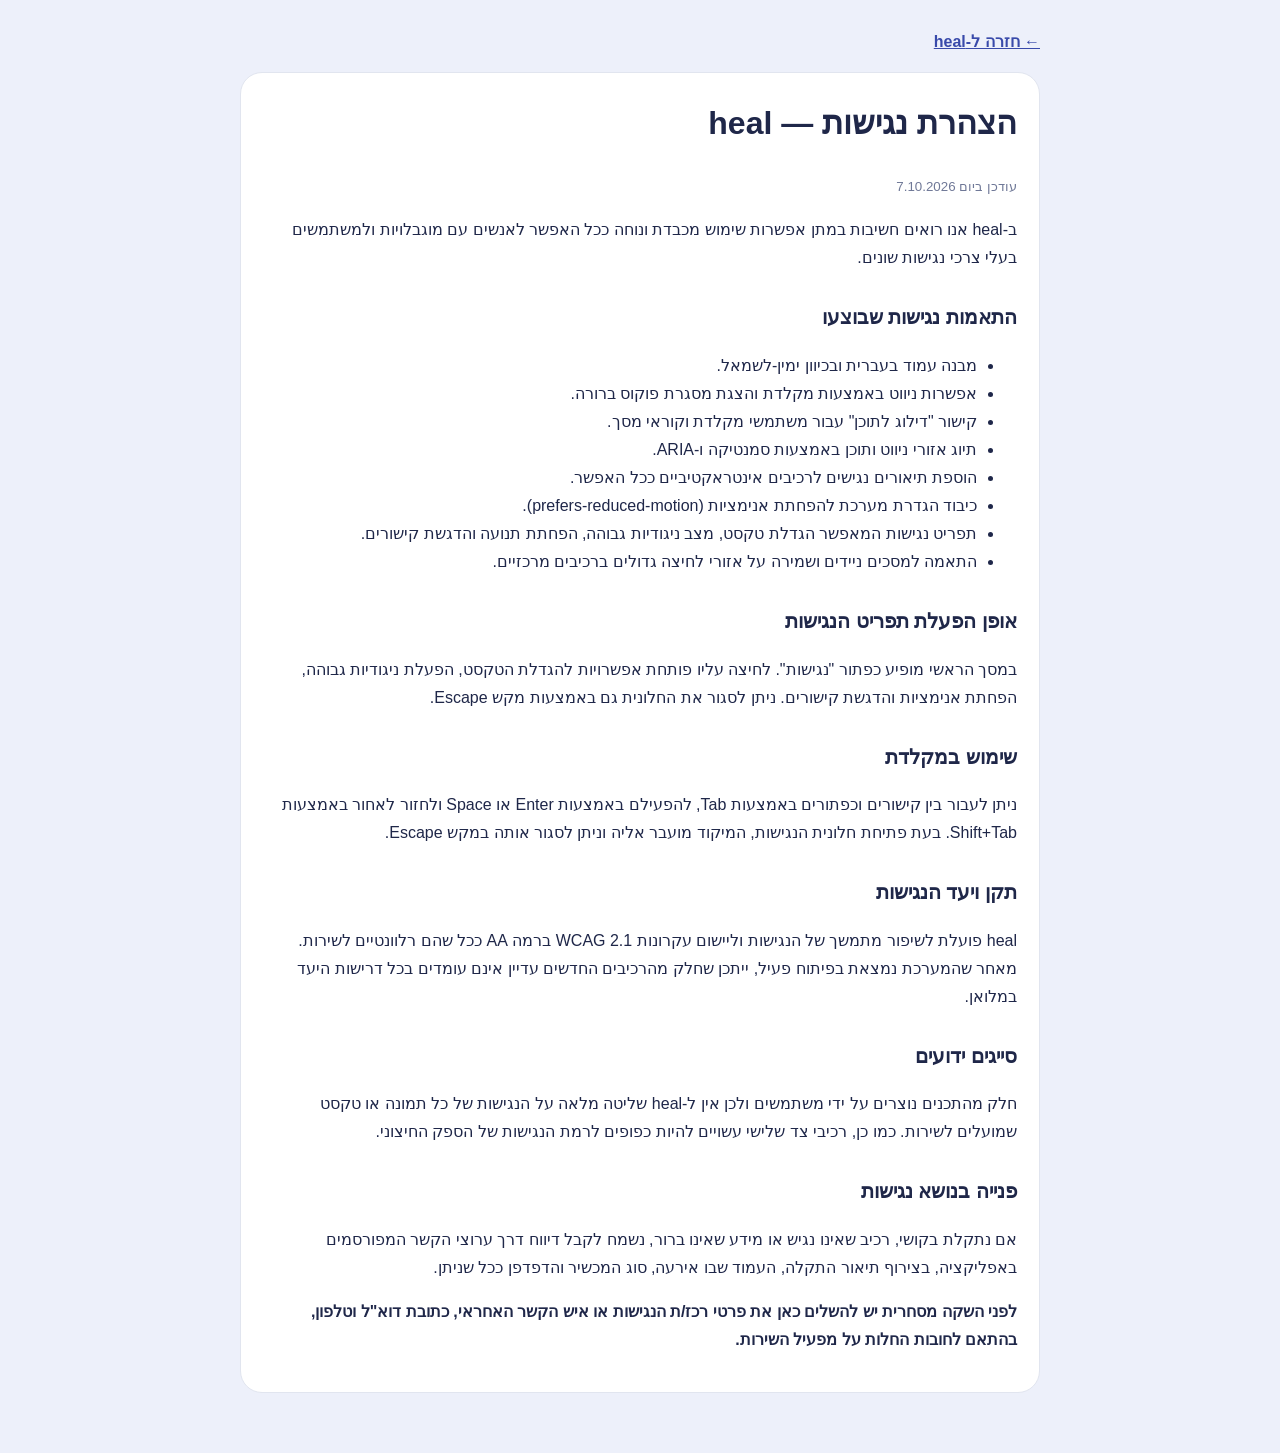
<file: accessibility.html>
<!doctype html>
<html lang="he" dir="rtl">
<head>
<meta charset="utf-8">
<meta name="viewport" content="width=device-width,initial-scale=1,viewport-fit=cover">
<title>הצהרת נגישות — heal</title>
<style>body{margin:0;background:#edf0fa;color:#1f2749;font-family:Arial,Helvetica,sans-serif;line-height:1.75}main{max-width:800px;margin:auto;padding:28px 18px 60px}.card{background:#fff;border:1px solid #e1e5ef;border-radius:22px;padding:22px}h1{margin-top:0}h2{margin-top:28px;font-size:20px}a{color:#394aaa;text-decoration:underline}a:focus-visible{outline:3px solid #8e86e0;outline-offset:3px}small{color:#6f7897}.back{display:inline-block;margin-bottom:16px;font-weight:700}</style>
</head>
<body><main id="main-content"><a class="back" href="index.html">← חזרה ל‑heal</a><div class="card">
<h1>הצהרת נגישות — heal</h1>
<small>עודכן ביום 7.10.2026</small>
<p>ב‑heal אנו רואים חשיבות במתן אפשרות שימוש מכבדת ונוחה ככל האפשר לאנשים עם מוגבלויות ולמשתמשים בעלי צרכי נגישות שונים.</p>
<h2>התאמות נגישות שבוצעו</h2>
<ul>
<li>מבנה עמוד בעברית ובכיוון ימין‑לשמאל.</li>
<li>אפשרות ניווט באמצעות מקלדת והצגת מסגרת פוקוס ברורה.</li>
<li>קישור "דילוג לתוכן" עבור משתמשי מקלדת וקוראי מסך.</li>
<li>תיוג אזורי ניווט ותוכן באמצעות סמנטיקה ו‑ARIA.</li>
<li>הוספת תיאורים נגישים לרכיבים אינטראקטיביים ככל האפשר.</li>
<li>כיבוד הגדרת מערכת להפחתת אנימציות (prefers-reduced-motion).</li>
<li>תפריט נגישות המאפשר הגדלת טקסט, מצב ניגודיות גבוהה, הפחתת תנועה והדגשת קישורים.</li>
<li>התאמה למסכים ניידים ושמירה על אזורי לחיצה גדולים ברכיבים מרכזיים.</li>
</ul>
<h2>אופן הפעלת תפריט הנגישות</h2>
<p>במסך הראשי מופיע כפתור "נגישות". לחיצה עליו פותחת אפשרויות להגדלת הטקסט, הפעלת ניגודיות גבוהה, הפחתת אנימציות והדגשת קישורים. ניתן לסגור את החלונית גם באמצעות מקש Escape.</p>
<h2>שימוש במקלדת</h2>
<p>ניתן לעבור בין קישורים וכפתורים באמצעות Tab, להפעילם באמצעות Enter או Space ולחזור לאחור באמצעות Shift+Tab. בעת פתיחת חלונית הנגישות, המיקוד מועבר אליה וניתן לסגור אותה במקש Escape.</p>
<h2>תקן ויעד הנגישות</h2>
<p>heal פועלת לשיפור מתמשך של הנגישות וליישום עקרונות WCAG 2.1 ברמה AA ככל שהם רלוונטיים לשירות. מאחר שהמערכת נמצאת בפיתוח פעיל, ייתכן שחלק מהרכיבים החדשים עדיין אינם עומדים בכל דרישות היעד במלואן.</p>
<h2>סייגים ידועים</h2>
<p>חלק מהתכנים נוצרים על ידי משתמשים ולכן אין ל‑heal שליטה מלאה על הנגישות של כל תמונה או טקסט שמועלים לשירות. כמו כן, רכיבי צד שלישי עשויים להיות כפופים לרמת הנגישות של הספק החיצוני.</p>
<h2>פנייה בנושא נגישות</h2>
<p>אם נתקלת בקושי, רכיב שאינו נגיש או מידע שאינו ברור, נשמח לקבל דיווח דרך ערוצי הקשר המפורסמים באפליקציה, בצירוף תיאור התקלה, העמוד שבו אירעה, סוג המכשיר והדפדפן ככל שניתן.</p>
<p><strong>לפני השקה מסחרית יש להשלים כאן את פרטי רכז/ת הנגישות או איש הקשר האחראי, כתובת דוא"ל וטלפון, בהתאם לחובות החלות על מפעיל השירות.</strong></p>
</div></main></body></html>
</file>
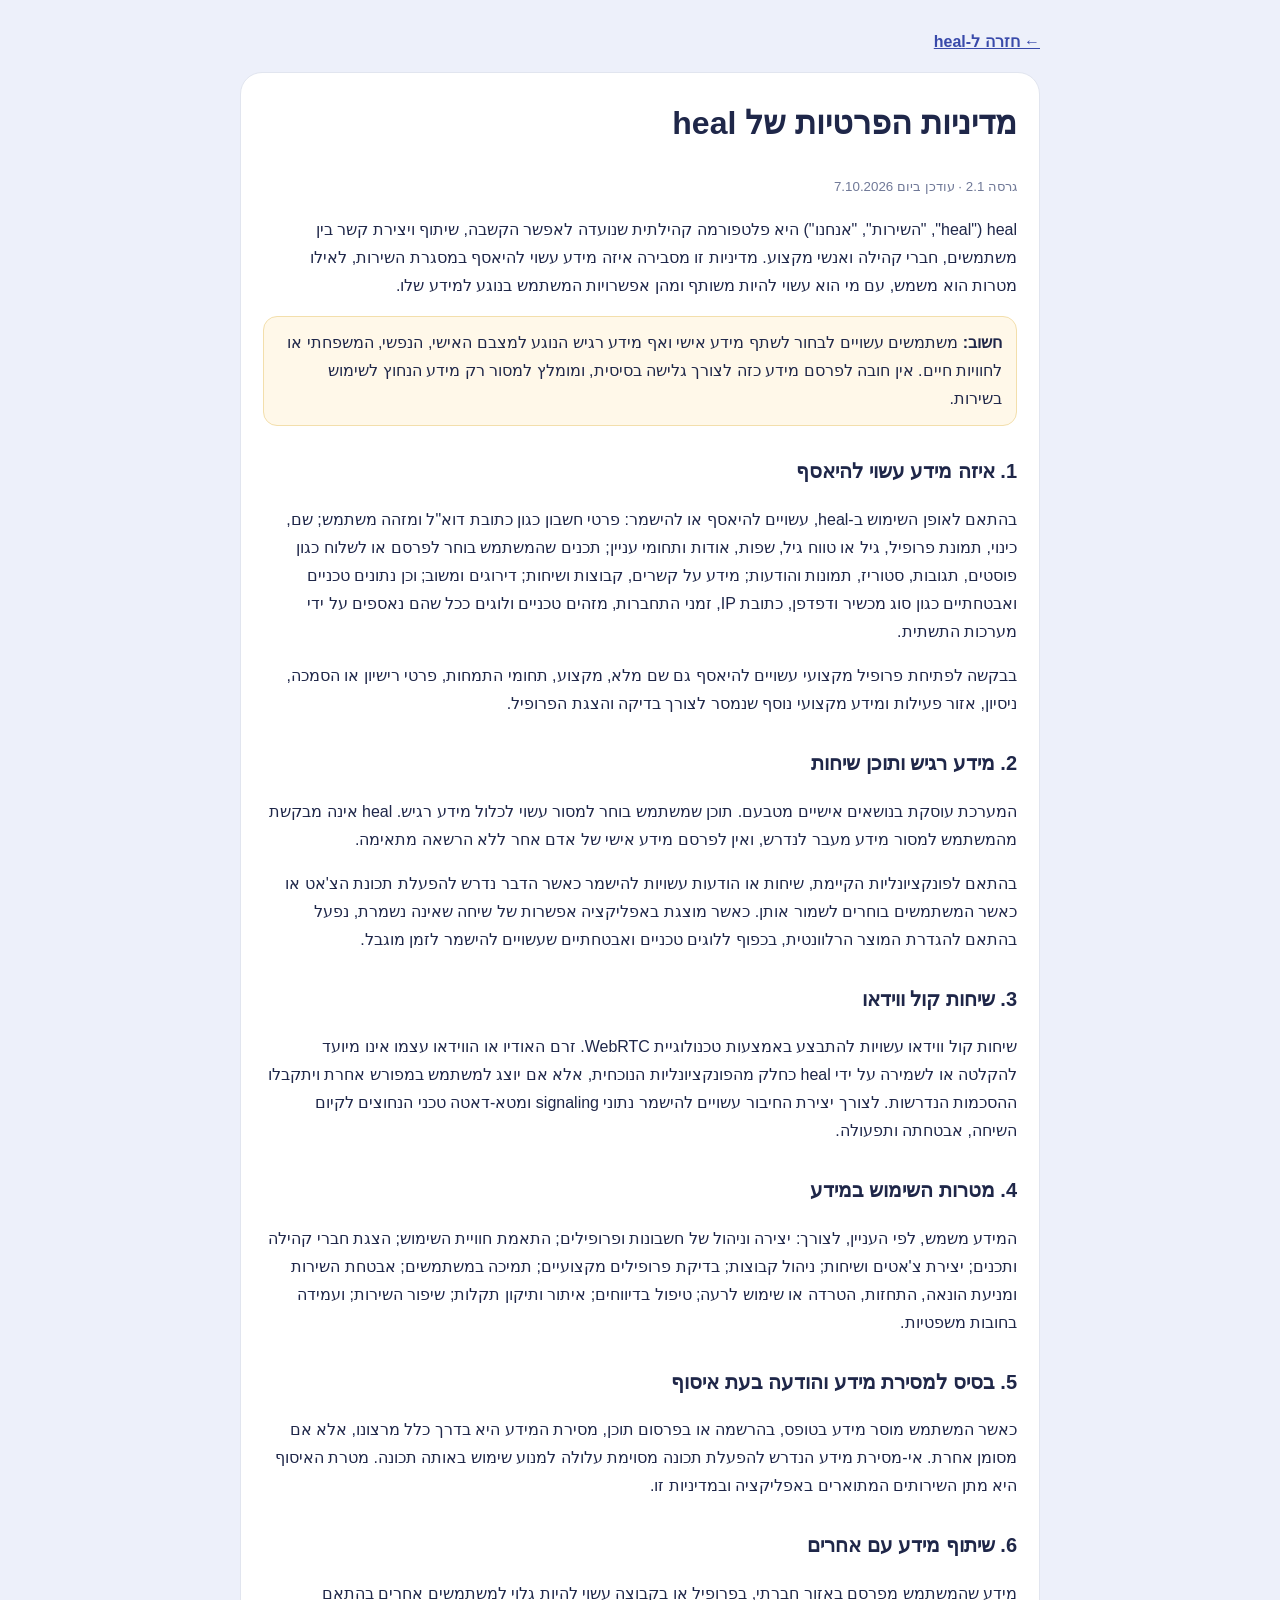
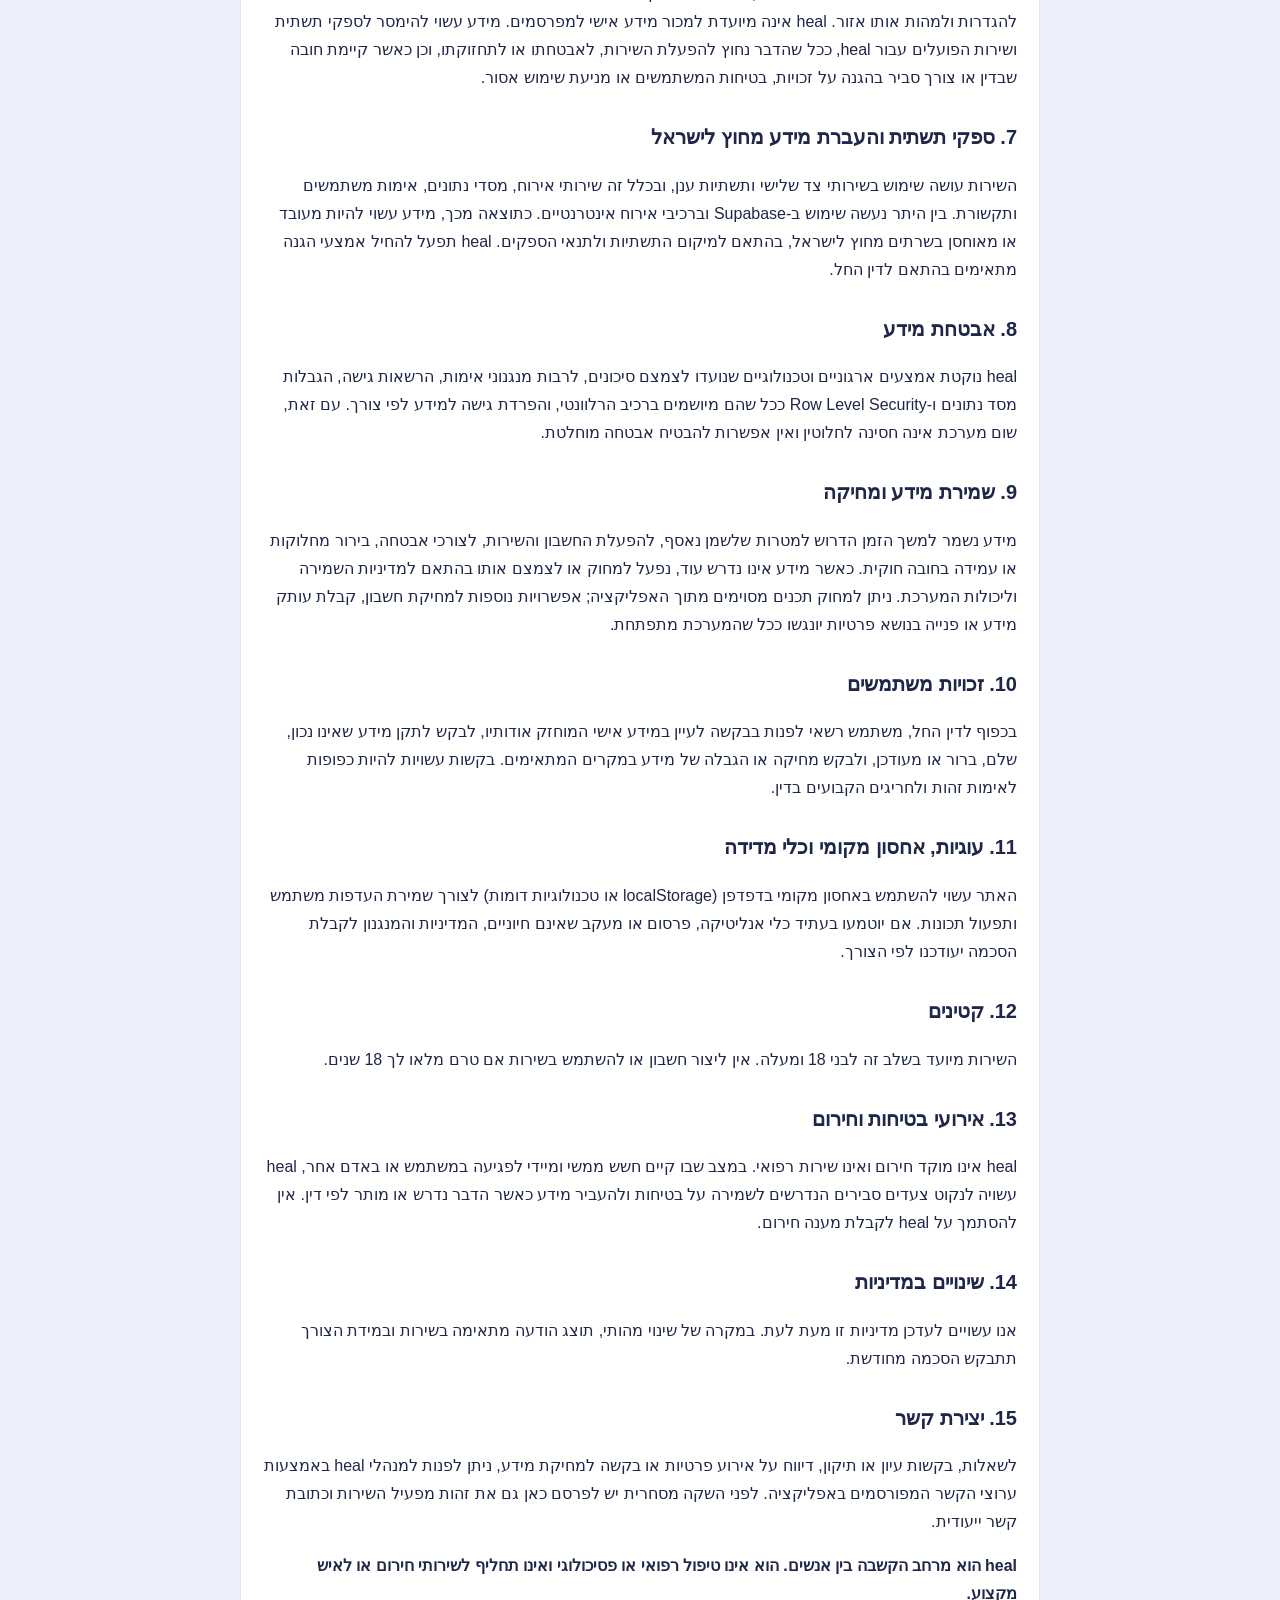
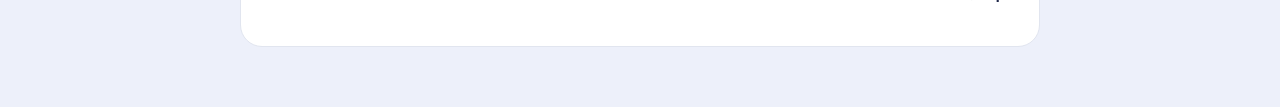
<file: privacy.html>
<!doctype html>
<html lang="he" dir="rtl">
<head>
<meta charset="utf-8">
<meta name="viewport" content="width=device-width,initial-scale=1,viewport-fit=cover">
<title>מדיניות פרטיות — heal</title>
<meta name="description" content="מדיניות הפרטיות של heal — מתמודדים יחד">
<style>body{margin:0;background:#edf0fa;color:#1f2749;font-family:Arial,Helvetica,sans-serif;line-height:1.75}main{max-width:800px;margin:auto;padding:28px 18px 60px}.card{background:#fff;border:1px solid #e1e5ef;border-radius:22px;padding:22px}h1{margin-top:0}h2{margin-top:28px;font-size:20px}a{color:#394aaa;text-decoration:underline}a:focus-visible,button:focus-visible{outline:3px solid #8e86e0;outline-offset:3px}small{color:#6f7897}.notice{background:#fff8e9;border:1px solid #f3dfac;border-radius:14px;padding:12px 14px}.back{display:inline-block;margin-bottom:16px;font-weight:700}</style>
</head>
<body><main id="main-content"><a class="back" href="index.html">← חזרה ל‑heal</a><div class="card">
<h1>מדיניות הפרטיות של heal</h1>
<small>גרסה 2.1 · עודכן ביום 7.10.2026</small>
<p>heal ("heal", "השירות", "אנחנו") היא פלטפורמה קהילתית שנועדה לאפשר הקשבה, שיתוף ויצירת קשר בין משתמשים, חברי קהילה ואנשי מקצוע. מדיניות זו מסבירה איזה מידע עשוי להיאסף במסגרת השירות, לאילו מטרות הוא משמש, עם מי הוא עשוי להיות משותף ומהן אפשרויות המשתמש בנוגע למידע שלו.</p>
<p class="notice"><strong>חשוב:</strong> משתמשים עשויים לבחור לשתף מידע אישי ואף מידע רגיש הנוגע למצבם האישי, הנפשי, המשפחתי או לחוויות חיים. אין חובה לפרסם מידע כזה לצורך גלישה בסיסית, ומומלץ למסור רק מידע הנחוץ לשימוש בשירות.</p>
<h2>1. איזה מידע עשוי להיאסף</h2>
<p>בהתאם לאופן השימוש ב‑heal, עשויים להיאסף או להישמר: פרטי חשבון כגון כתובת דוא"ל ומזהה משתמש; שם, כינוי, תמונת פרופיל, גיל או טווח גיל, שפות, אודות ותחומי עניין; תכנים שהמשתמש בוחר לפרסם או לשלוח כגון פוסטים, תגובות, סטוריז, תמונות והודעות; מידע על קשרים, קבוצות ושיחות; דירוגים ומשוב; וכן נתונים טכניים ואבטחתיים כגון סוג מכשיר ודפדפן, כתובת IP, זמני התחברות, מזהים טכניים ולוגים ככל שהם נאספים על ידי מערכות התשתית.</p>
<p>בבקשה לפתיחת פרופיל מקצועי עשויים להיאסף גם שם מלא, מקצוע, תחומי התמחות, פרטי רישיון או הסמכה, ניסיון, אזור פעילות ומידע מקצועי נוסף שנמסר לצורך בדיקה והצגת הפרופיל.</p>
<h2>2. מידע רגיש ותוכן שיחות</h2>
<p>המערכת עוסקת בנושאים אישיים מטבעם. תוכן שמשתמש בוחר למסור עשוי לכלול מידע רגיש. heal אינה מבקשת מהמשתמש למסור מידע מעבר לנדרש, ואין לפרסם מידע אישי של אדם אחר ללא הרשאה מתאימה.</p>
<p>בהתאם לפונקציונליות הקיימת, שיחות או הודעות עשויות להישמר כאשר הדבר נדרש להפעלת תכונת הצ'אט או כאשר המשתמשים בוחרים לשמור אותן. כאשר מוצגת באפליקציה אפשרות של שיחה שאינה נשמרת, נפעל בהתאם להגדרת המוצר הרלוונטית, בכפוף ללוגים טכניים ואבטחתיים שעשויים להישמר לזמן מוגבל.</p>
<h2>3. שיחות קול ווידאו</h2>
<p>שיחות קול ווידאו עשויות להתבצע באמצעות טכנולוגיית WebRTC. זרם האודיו או הווידאו עצמו אינו מיועד להקלטה או לשמירה על ידי heal כחלק מהפונקציונליות הנוכחית, אלא אם יוצג למשתמש במפורש אחרת ויתקבלו ההסכמות הנדרשות. לצורך יצירת החיבור עשויים להישמר נתוני signaling ומטא‑דאטה טכני הנחוצים לקיום השיחה, אבטחתה ותפעולה.</p>
<h2>4. מטרות השימוש במידע</h2>
<p>המידע משמש, לפי העניין, לצורך: יצירה וניהול של חשבונות ופרופילים; התאמת חוויית השימוש; הצגת חברי קהילה ותכנים; יצירת צ'אטים ושיחות; ניהול קבוצות; בדיקת פרופילים מקצועיים; תמיכה במשתמשים; אבטחת השירות ומניעת הונאה, התחזות, הטרדה או שימוש לרעה; טיפול בדיווחים; איתור ותיקון תקלות; שיפור השירות; ועמידה בחובות משפטיות.</p>
<h2>5. בסיס למסירת מידע והודעה בעת איסוף</h2>
<p>כאשר המשתמש מוסר מידע בטופס, בהרשמה או בפרסום תוכן, מסירת המידע היא בדרך כלל מרצונו, אלא אם מסומן אחרת. אי‑מסירת מידע הנדרש להפעלת תכונה מסוימת עלולה למנוע שימוש באותה תכונה. מטרת האיסוף היא מתן השירותים המתוארים באפליקציה ובמדיניות זו.</p>
<h2>6. שיתוף מידע עם אחרים</h2>
<p>מידע שהמשתמש מפרסם באזור חברתי, בפרופיל או בקבוצה עשוי להיות גלוי למשתמשים אחרים בהתאם להגדרות ולמהות אותו אזור. heal אינה מיועדת למכור מידע אישי למפרסמים. מידע עשוי להימסר לספקי תשתית ושירות הפועלים עבור heal, ככל שהדבר נחוץ להפעלת השירות, לאבטחתו או לתחזוקתו, וכן כאשר קיימת חובה שבדין או צורך סביר בהגנה על זכויות, בטיחות המשתמשים או מניעת שימוש אסור.</p>
<h2>7. ספקי תשתית והעברת מידע מחוץ לישראל</h2>
<p>השירות עושה שימוש בשירותי צד שלישי ותשתיות ענן, ובכלל זה שירותי אירוח, מסדי נתונים, אימות משתמשים ותקשורת. בין היתר נעשה שימוש ב‑Supabase וברכיבי אירוח אינטרנטיים. כתוצאה מכך, מידע עשוי להיות מעובד או מאוחסן בשרתים מחוץ לישראל, בהתאם למיקום התשתיות ולתנאי הספקים. heal תפעל להחיל אמצעי הגנה מתאימים בהתאם לדין החל.</p>
<h2>8. אבטחת מידע</h2>
<p>heal נוקטת אמצעים ארגוניים וטכנולוגיים שנועדו לצמצם סיכונים, לרבות מנגנוני אימות, הרשאות גישה, הגבלות מסד נתונים ו‑Row Level Security ככל שהם מיושמים ברכיב הרלוונטי, והפרדת גישה למידע לפי צורך. עם זאת, שום מערכת אינה חסינה לחלוטין ואין אפשרות להבטיח אבטחה מוחלטת.</p>
<h2>9. שמירת מידע ומחיקה</h2>
<p>מידע נשמר למשך הזמן הדרוש למטרות שלשמן נאסף, להפעלת החשבון והשירות, לצורכי אבטחה, בירור מחלוקות או עמידה בחובה חוקית. כאשר מידע אינו נדרש עוד, נפעל למחוק או לצמצם אותו בהתאם למדיניות השמירה וליכולות המערכת. ניתן למחוק תכנים מסוימים מתוך האפליקציה; אפשרויות נוספות למחיקת חשבון, קבלת עותק מידע או פנייה בנושא פרטיות יונגשו ככל שהמערכת מתפתחת.</p>
<h2>10. זכויות משתמשים</h2>
<p>בכפוף לדין החל, משתמש רשאי לפנות בבקשה לעיין במידע אישי המוחזק אודותיו, לבקש לתקן מידע שאינו נכון, שלם, ברור או מעודכן, ולבקש מחיקה או הגבלה של מידע במקרים המתאימים. בקשות עשויות להיות כפופות לאימות זהות ולחריגים הקבועים בדין.</p>
<h2>11. עוגיות, אחסון מקומי וכלי מדידה</h2>
<p>האתר עשוי להשתמש באחסון מקומי בדפדפן (localStorage או טכנולוגיות דומות) לצורך שמירת העדפות משתמש ותפעול תכונות. אם יוטמעו בעתיד כלי אנליטיקה, פרסום או מעקב שאינם חיוניים, המדיניות והמנגנון לקבלת הסכמה יעודכנו לפי הצורך.</p>
<h2>12. קטינים</h2>
<p>השירות מיועד בשלב זה לבני 18 ומעלה. אין ליצור חשבון או להשתמש בשירות אם טרם מלאו לך 18 שנים.</p>
<h2>13. אירועי בטיחות וחירום</h2>
<p>heal אינו מוקד חירום ואינו שירות רפואי. במצב שבו קיים חשש ממשי ומיידי לפגיעה במשתמש או באדם אחר, heal עשויה לנקוט צעדים סבירים הנדרשים לשמירה על בטיחות ולהעביר מידע כאשר הדבר נדרש או מותר לפי דין. אין להסתמך על heal לקבלת מענה חירום.</p>
<h2>14. שינויים במדיניות</h2>
<p>אנו עשויים לעדכן מדיניות זו מעת לעת. במקרה של שינוי מהותי, תוצג הודעה מתאימה בשירות ובמידת הצורך תתבקש הסכמה מחודשת.</p>
<h2>15. יצירת קשר</h2>
<p>לשאלות, בקשות עיון או תיקון, דיווח על אירוע פרטיות או בקשה למחיקת מידע, ניתן לפנות למנהלי heal באמצעות ערוצי הקשר המפורסמים באפליקציה. לפני השקה מסחרית יש לפרסם כאן גם את זהות מפעיל השירות וכתובת קשר ייעודית.</p>
<p><strong>heal הוא מרחב הקשבה בין אנשים. הוא אינו טיפול רפואי או פסיכולוגי ואינו תחליף לשירותי חירום או לאיש מקצוע.</strong></p>
</div></main></body></html>
</file>
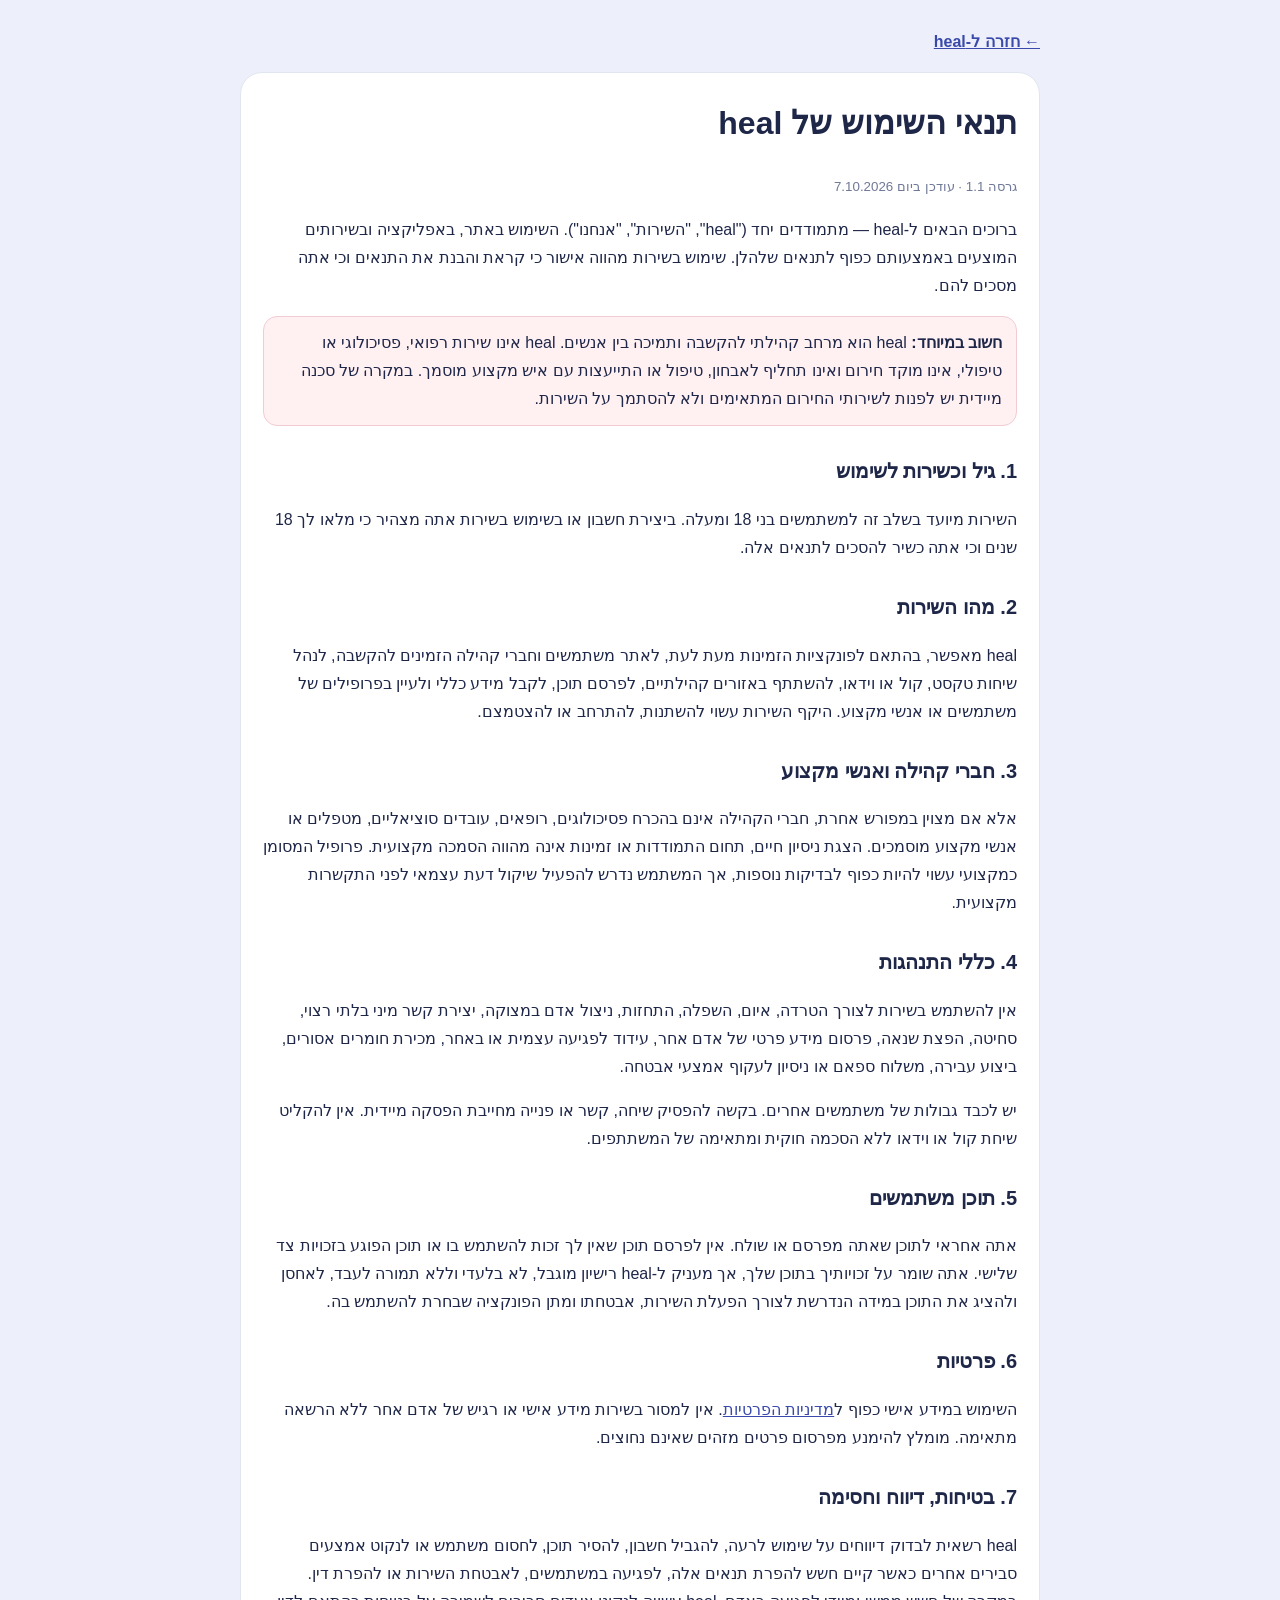
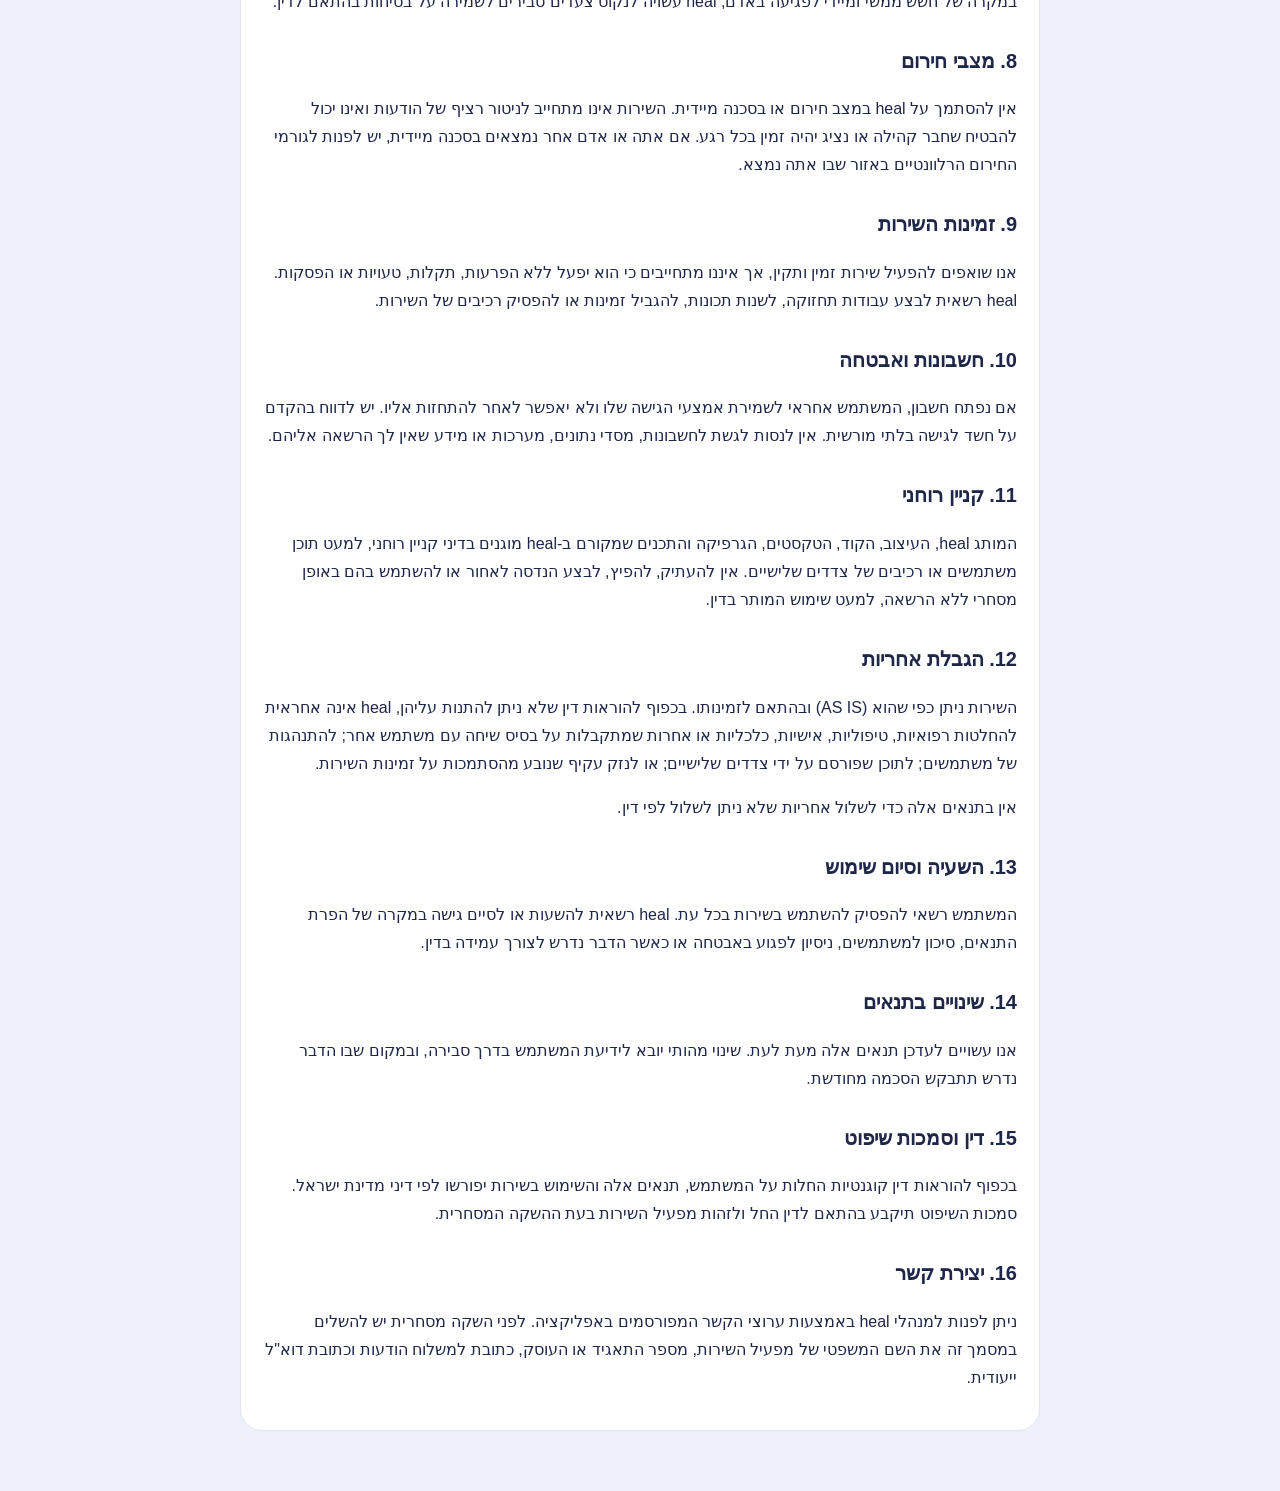
<file: terms.html>
<!doctype html>
<html lang="he" dir="rtl">
<head>
<meta charset="utf-8">
<meta name="viewport" content="width=device-width,initial-scale=1,viewport-fit=cover">
<title>תנאי שימוש — heal</title>
<meta name="description" content="תנאי השימוש של heal — מתמודדים יחד">
<style>body{margin:0;background:#edf0fa;color:#1f2749;font-family:Arial,Helvetica,sans-serif;line-height:1.75}main{max-width:800px;margin:auto;padding:28px 18px 60px}.card{background:#fff;border:1px solid #e1e5ef;border-radius:22px;padding:22px}h1{margin-top:0}h2{margin-top:28px;font-size:20px}a{color:#394aaa;text-decoration:underline}a:focus-visible{outline:3px solid #8e86e0;outline-offset:3px}small{color:#6f7897}.notice{background:#fff0f2;border:1px solid #f3cbd4;border-radius:14px;padding:12px 14px}.back{display:inline-block;margin-bottom:16px;font-weight:700}</style>
</head>
<body><main id="main-content"><a class="back" href="index.html">← חזרה ל‑heal</a><div class="card">
<h1>תנאי השימוש של heal</h1>
<small>גרסה 1.1 · עודכן ביום 7.10.2026</small>
<p>ברוכים הבאים ל‑heal — מתמודדים יחד ("heal", "השירות", "אנחנו"). השימוש באתר, באפליקציה ובשירותים המוצעים באמצעותם כפוף לתנאים שלהלן. שימוש בשירות מהווה אישור כי קראת והבנת את התנאים וכי אתה מסכים להם.</p>
<p class="notice"><strong>חשוב במיוחד:</strong> heal הוא מרחב קהילתי להקשבה ותמיכה בין אנשים. heal אינו שירות רפואי, פסיכולוגי או טיפולי, אינו מוקד חירום ואינו תחליף לאבחון, טיפול או התייעצות עם איש מקצוע מוסמך. במקרה של סכנה מיידית יש לפנות לשירותי החירום המתאימים ולא להסתמך על השירות.</p>
<h2>1. גיל וכשירות לשימוש</h2>
<p>השירות מיועד בשלב זה למשתמשים בני 18 ומעלה. ביצירת חשבון או בשימוש בשירות אתה מצהיר כי מלאו לך 18 שנים וכי אתה כשיר להסכים לתנאים אלה.</p>
<h2>2. מהו השירות</h2>
<p>heal מאפשר, בהתאם לפונקציות הזמינות מעת לעת, לאתר משתמשים וחברי קהילה הזמינים להקשבה, לנהל שיחות טקסט, קול או וידאו, להשתתף באזורים קהילתיים, לפרסם תוכן, לקבל מידע כללי ולעיין בפרופילים של משתמשים או אנשי מקצוע. היקף השירות עשוי להשתנות, להתרחב או להצטמצם.</p>
<h2>3. חברי קהילה ואנשי מקצוע</h2>
<p>אלא אם מצוין במפורש אחרת, חברי הקהילה אינם בהכרח פסיכולוגים, רופאים, עובדים סוציאליים, מטפלים או אנשי מקצוע מוסמכים. הצגת ניסיון חיים, תחום התמודדות או זמינות אינה מהווה הסמכה מקצועית. פרופיל המסומן כמקצועי עשוי להיות כפוף לבדיקות נוספות, אך המשתמש נדרש להפעיל שיקול דעת עצמאי לפני התקשרות מקצועית.</p>
<h2>4. כללי התנהגות</h2>
<p>אין להשתמש בשירות לצורך הטרדה, איום, השפלה, התחזות, ניצול אדם במצוקה, יצירת קשר מיני בלתי רצוי, סחיטה, הפצת שנאה, פרסום מידע פרטי של אדם אחר, עידוד לפגיעה עצמית או באחר, מכירת חומרים אסורים, ביצוע עבירה, משלוח ספאם או ניסיון לעקוף אמצעי אבטחה.</p>
<p>יש לכבד גבולות של משתמשים אחרים. בקשה להפסיק שיחה, קשר או פנייה מחייבת הפסקה מיידית. אין להקליט שיחת קול או וידאו ללא הסכמה חוקית ומתאימה של המשתתפים.</p>
<h2>5. תוכן משתמשים</h2>
<p>אתה אחראי לתוכן שאתה מפרסם או שולח. אין לפרסם תוכן שאין לך זכות להשתמש בו או תוכן הפוגע בזכויות צד שלישי. אתה שומר על זכויותיך בתוכן שלך, אך מעניק ל‑heal רישיון מוגבל, לא בלעדי וללא תמורה לעבד, לאחסן ולהציג את התוכן במידה הנדרשת לצורך הפעלת השירות, אבטחתו ומתן הפונקציה שבחרת להשתמש בה.</p>
<h2>6. פרטיות</h2>
<p>השימוש במידע אישי כפוף ל<a href="privacy.html">מדיניות הפרטיות</a>. אין למסור בשירות מידע אישי או רגיש של אדם אחר ללא הרשאה מתאימה. מומלץ להימנע מפרסום פרטים מזהים שאינם נחוצים.</p>
<h2>7. בטיחות, דיווח וחסימה</h2>
<p>heal רשאית לבדוק דיווחים על שימוש לרעה, להגביל חשבון, להסיר תוכן, לחסום משתמש או לנקוט אמצעים סבירים אחרים כאשר קיים חשש להפרת תנאים אלה, לפגיעה במשתמשים, לאבטחת השירות או להפרת דין. במקרה של חשש ממשי ומיידי לפגיעה באדם, heal עשויה לנקוט צעדים סבירים לשמירה על בטיחות בהתאם לדין.</p>
<h2>8. מצבי חירום</h2>
<p>אין להסתמך על heal במצב חירום או בסכנה מיידית. השירות אינו מתחייב לניטור רציף של הודעות ואינו יכול להבטיח שחבר קהילה או נציג יהיה זמין בכל רגע. אם אתה או אדם אחר נמצאים בסכנה מיידית, יש לפנות לגורמי החירום הרלוונטיים באזור שבו אתה נמצא.</p>
<h2>9. זמינות השירות</h2>
<p>אנו שואפים להפעיל שירות זמין ותקין, אך איננו מתחייבים כי הוא יפעל ללא הפרעות, תקלות, טעויות או הפסקות. heal רשאית לבצע עבודות תחזוקה, לשנות תכונות, להגביל זמינות או להפסיק רכיבים של השירות.</p>
<h2>10. חשבונות ואבטחה</h2>
<p>אם נפתח חשבון, המשתמש אחראי לשמירת אמצעי הגישה שלו ולא יאפשר לאחר להתחזות אליו. יש לדווח בהקדם על חשד לגישה בלתי מורשית. אין לנסות לגשת לחשבונות, מסדי נתונים, מערכות או מידע שאין לך הרשאה אליהם.</p>
<h2>11. קניין רוחני</h2>
<p>המותג heal, העיצוב, הקוד, הטקסטים, הגרפיקה והתכנים שמקורם ב‑heal מוגנים בדיני קניין רוחני, למעט תוכן משתמשים או רכיבים של צדדים שלישיים. אין להעתיק, להפיץ, לבצע הנדסה לאחור או להשתמש בהם באופן מסחרי ללא הרשאה, למעט שימוש המותר בדין.</p>
<h2>12. הגבלת אחריות</h2>
<p>השירות ניתן כפי שהוא (AS IS) ובהתאם לזמינותו. בכפוף להוראות דין שלא ניתן להתנות עליהן, heal אינה אחראית להחלטות רפואיות, טיפוליות, אישיות, כלכליות או אחרות שמתקבלות על בסיס שיחה עם משתמש אחר; להתנהגות של משתמשים; לתוכן שפורסם על ידי צדדים שלישיים; או לנזק עקיף שנובע מהסתמכות על זמינות השירות.</p>
<p>אין בתנאים אלה כדי לשלול אחריות שלא ניתן לשלול לפי דין.</p>
<h2>13. השעיה וסיום שימוש</h2>
<p>המשתמש רשאי להפסיק להשתמש בשירות בכל עת. heal רשאית להשעות או לסיים גישה במקרה של הפרת התנאים, סיכון למשתמשים, ניסיון לפגוע באבטחה או כאשר הדבר נדרש לצורך עמידה בדין.</p>
<h2>14. שינויים בתנאים</h2>
<p>אנו עשויים לעדכן תנאים אלה מעת לעת. שינוי מהותי יובא לידיעת המשתמש בדרך סבירה, ובמקום שבו הדבר נדרש תתבקש הסכמה מחודשת.</p>
<h2>15. דין וסמכות שיפוט</h2>
<p>בכפוף להוראות דין קוגנטיות החלות על המשתמש, תנאים אלה והשימוש בשירות יפורשו לפי דיני מדינת ישראל. סמכות השיפוט תיקבע בהתאם לדין החל ולזהות מפעיל השירות בעת ההשקה המסחרית.</p>
<h2>16. יצירת קשר</h2>
<p>ניתן לפנות למנהלי heal באמצעות ערוצי הקשר המפורסמים באפליקציה. לפני השקה מסחרית יש להשלים במסמך זה את השם המשפטי של מפעיל השירות, מספר התאגיד או העוסק, כתובת למשלוח הודעות וכתובת דוא"ל ייעודית.</p>
</div></main></body></html>
</file>
